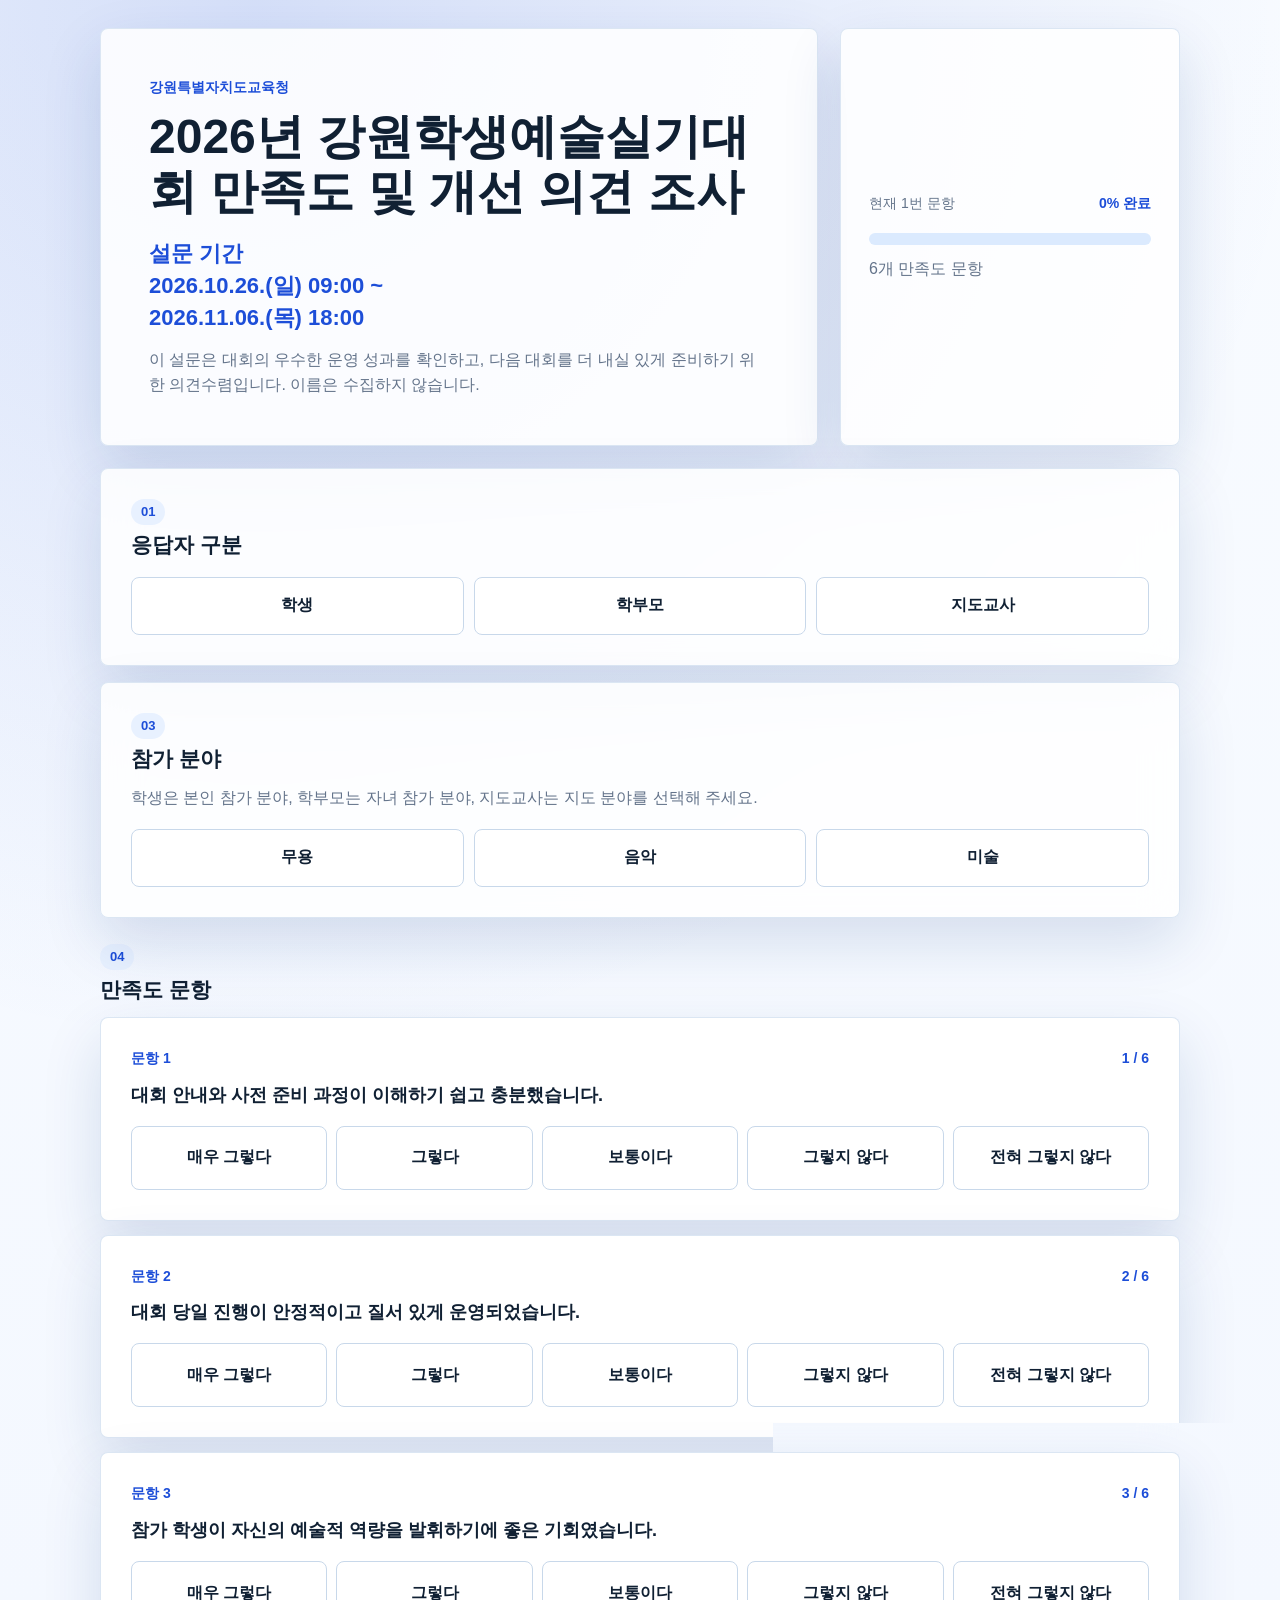
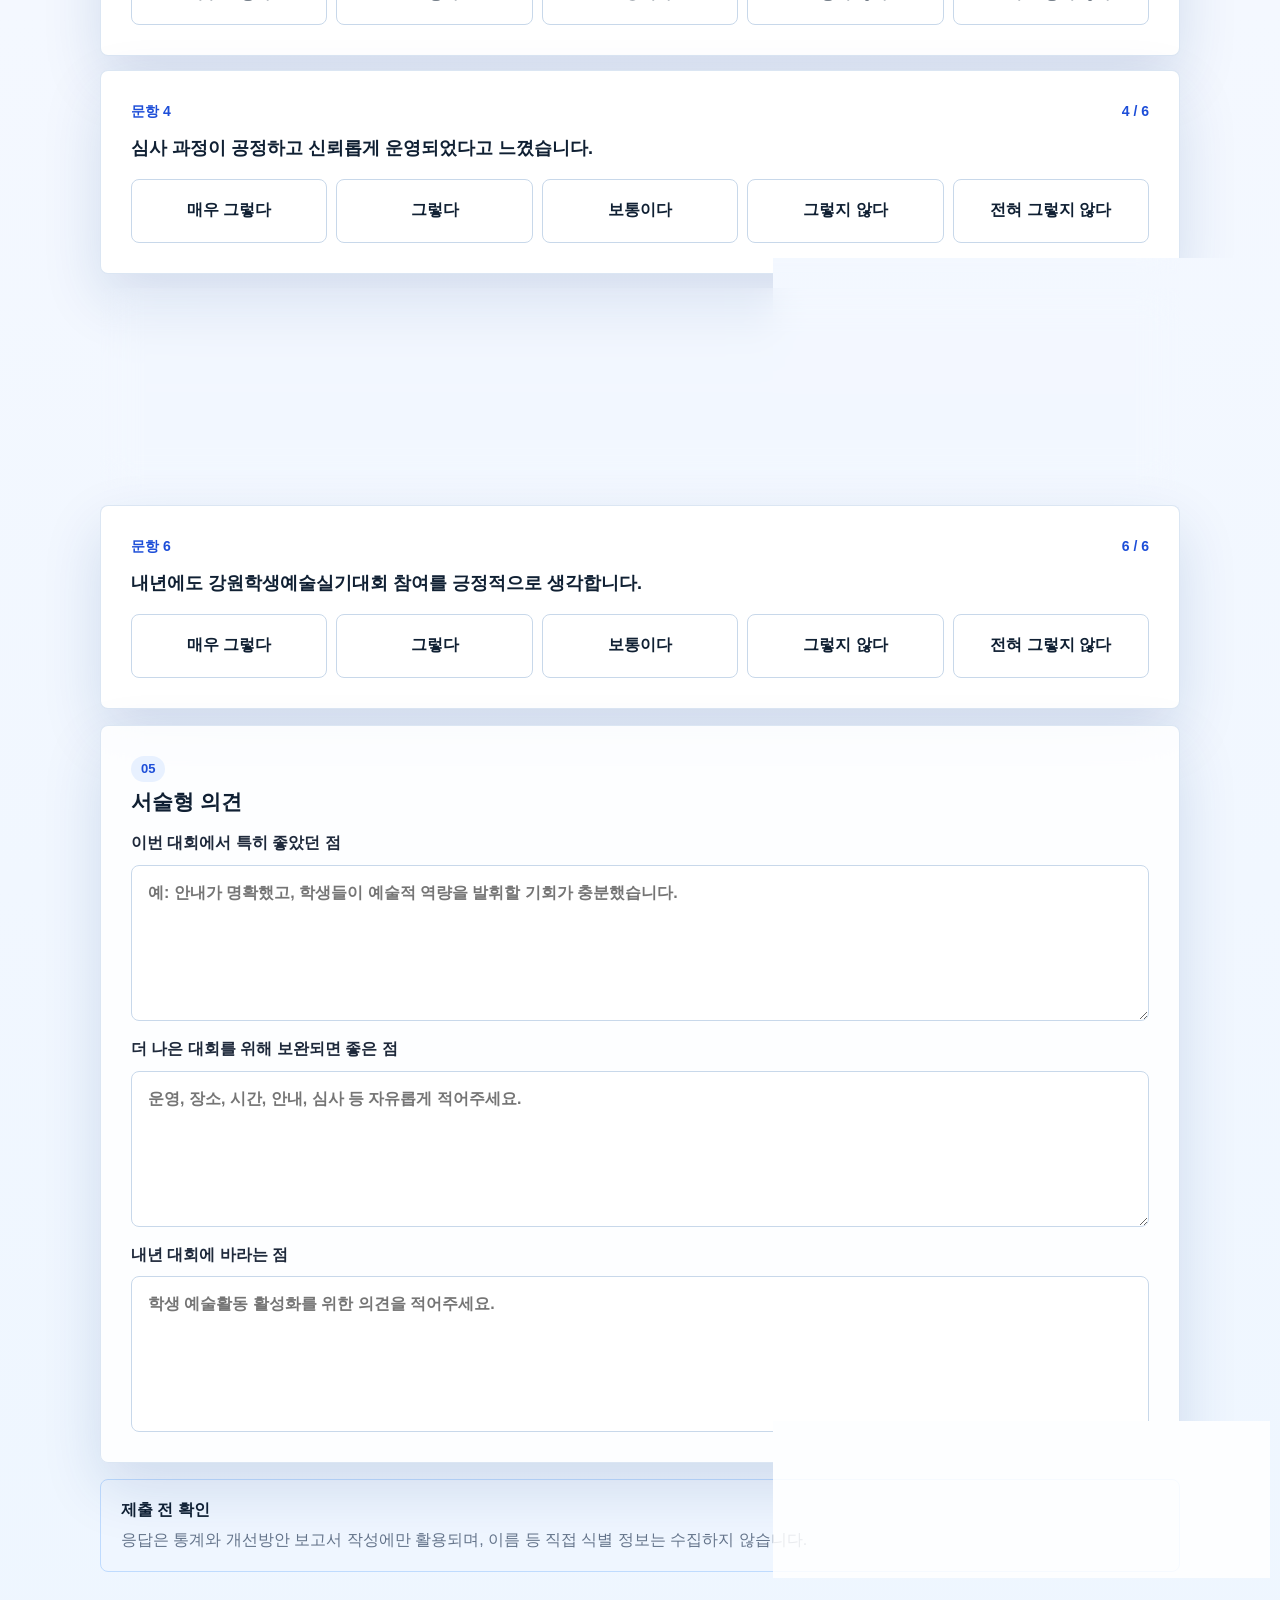
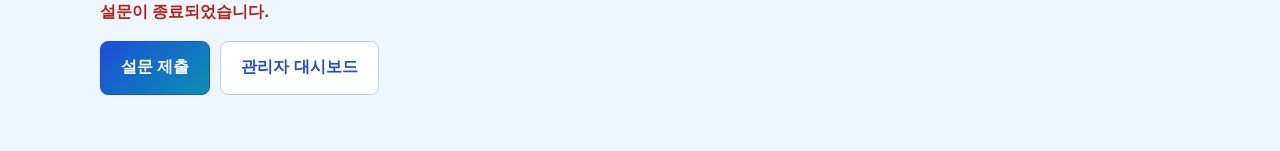
<file: 03_행사운영/2026 silki_soulmunnzosa/index.html>
<!doctype html>
<html lang="ko">
<head>
  <meta charset="utf-8">
  <meta name="viewport" content="width=device-width, initial-scale=1">
  <title>2026년 강원학생예술실기대회 설문조사</title>
  <link rel="stylesheet" href="./survey.css">
  <script src="./config.js"></script>
  <script src="./survey-data.js"></script>
</head>
<body>
  <main class="app-shell">
    <section class="hero-panel">
      <div class="hero-copy">
        <p class="kicker" id="agencyName">강원특별자치도교육청</p>
        <h1 id="surveyTitle">2026년 강원학생예술실기대회 만족도 및 개선 의견 조사</h1>
        <div id="surveyPeriod" class="lead" style="font-size:22px;font-weight:900;line-height:1.45;color:#1d4ed8;margin-top:18px;white-space:pre-line;"></div>
        <p class="lead" id="surveyLead"></p>
      </div>
      <aside class="progress-card" aria-label="설문 진행률">
        <div class="progress-labels">
          <span id="currentQuestionText">현재 1번 문항</span>
          <strong id="progressText">0% 완료</strong>
        </div>
        <div class="progress-track"><span id="progressBar"></span></div>
        <p id="totalQuestionText">0개 만족도 문항</p>
      </aside>
    </section>

    <form id="surveyForm" class="survey-form">
      <section class="form-card intro-card">
        <div>
          <span class="step-badge">01</span>
          <h2>응답자 구분</h2>
        </div>
        <div id="respondentTypeGroup" class="segmented touch-grid" data-field="respondentType"></div>
      </section>

      <section class="form-card conditional" data-show-for="학생">
        <div>
          <span class="step-badge">02</span>
          <h2>학생 기본 정보</h2>
        </div>
        <div id="studentFields" class="field-grid"></div>
      </section>

      <section class="form-card">
        <div>
          <span class="step-badge">03</span>
          <h2>참가 분야</h2>
          <p class="hint" id="disciplineHint"></p>
        </div>
        <div id="disciplineGroup" class="segmented touch-grid" data-field="discipline"></div>
      </section>

      <section class="question-section">
        <div class="section-title">
          <span class="step-badge">04</span>
          <h2>만족도 문항</h2>
        </div>
        <div id="questionList" class="question-list"></div>
      </section>

      <section class="form-card">
        <div>
          <span class="step-badge">05</span>
          <h2>서술형 의견</h2>
        </div>
        <div id="textQuestionList" class="text-question-list"></div>
      </section>

      <section class="notice">
        <strong>제출 전 확인</strong>
        <p id="privacyNotice"></p>
      </section>

      <p id="formError" class="status error" hidden></p>

      <div class="actions">
        <button type="submit" class="primary">설문 제출</button>
        <a href="./admin.html" class="secondary">관리자 대시보드</a>
      </div>
    </form>

    <section id="completePanel" class="complete-panel" hidden>
      <span class="completion-mark">✓</span>
      <p class="kicker">제출 완료</p>
      <h2 id="completeTitle">응답이 제출되었습니다.</h2>
      <p id="completeMessage"></p>
      <button type="button" id="newResponse" class="primary">새 응답 작성</button>
    </section>
  </main>
  <iframe name="submitFrame" class="hidden-frame" title="설문 제출"></iframe>
  <script src="./app.js"></script>
</body>
</html>
</file>
<file: 03_행사운영/2026 silki_soulmunnzosa/survey.css>
:root {
  --bg: #f4f8ff;
  --panel: rgba(255, 255, 255, 0.86);
  --panel-solid: #ffffff;
  --text: #102033;
  --muted: #64748b;
  --line: #d8e4f2;
  --primary: #1d4ed8;
  --primary-dark: #153eaa;
  --primary-soft: #e8f1ff;
  --cyan: #0891b2;
  --good: #15803d;
  --danger: #b42318;
  --shadow: 0 24px 60px rgba(15, 60, 130, 0.14);
}

* { box-sizing: border-box; }

html { scroll-behavior: smooth; }

body {
  margin: 0;
  min-height: 100vh;
  background:
    radial-gradient(circle at 20% 0%, rgba(29, 78, 216, 0.16), transparent 30%),
    linear-gradient(180deg, #f8fbff 0%, var(--bg) 48%, #eef6ff 100%);
  color: var(--text);
  font-family: "Apple SD Gothic Neo", "Malgun Gothic", "Noto Sans KR", Arial, sans-serif;
  line-height: 1.55;
}

button, input, select, textarea {
  font: inherit;
}

.app-shell {
  width: min(1080px, calc(100% - 32px));
  margin: 0 auto;
  padding: 28px 0 56px;
}

.hero-panel {
  display: grid;
  grid-template-columns: minmax(0, 1fr) 340px;
  gap: 22px;
  align-items: stretch;
  margin-bottom: 22px;
  animation: rise-in 420ms ease both;
}

.hero-copy, .progress-card, .form-card, .question-card, .complete-panel, .dashboard-panel {
  border: 1px solid rgba(216, 228, 242, 0.9);
  background: var(--panel);
  box-shadow: var(--shadow);
  backdrop-filter: blur(18px);
}

.hero-copy {
  min-height: 244px;
  border-radius: 8px;
  padding: clamp(28px, 5vw, 48px);
}

.kicker {
  margin: 0 0 10px;
  color: var(--primary);
  font-size: 14px;
  font-weight: 800;
}

h1, h2, p { letter-spacing: 0; }

h1 {
  margin: 0;
  max-width: 760px;
  font-size: clamp(28px, 5vw, 48px);
  line-height: 1.16;
  font-weight: 900;
}

h2 {
  margin: 6px 0 0;
  font-size: 21px;
  line-height: 1.3;
}

.lead, .hint {
  margin: 14px 0 0;
  color: var(--muted);
}

.progress-card {
  display: flex;
  flex-direction: column;
  justify-content: center;
  border-radius: 8px;
  padding: 28px;
}

.progress-labels {
  display: flex;
  justify-content: space-between;
  gap: 12px;
  color: var(--muted);
  font-size: 14px;
}

.progress-labels strong {
  color: var(--primary);
}

.progress-track {
  height: 12px;
  margin: 18px 0 12px;
  overflow: hidden;
  border-radius: 999px;
  background: #dbeafe;
}

.progress-track span {
  display: block;
  width: 0;
  height: 100%;
  border-radius: inherit;
  background: linear-gradient(90deg, var(--primary), var(--cyan));
  transition: width 260ms ease;
}

.progress-card p {
  margin: 0;
  color: var(--muted);
}

.survey-form {
  display: grid;
  gap: 16px;
}

.form-card, .question-card, .complete-panel, .dashboard-panel {
  border-radius: 8px;
  padding: clamp(20px, 4vw, 30px);
  animation: rise-in 420ms ease both;
}

.section-title {
  margin: 10px 0 14px;
}

.step-badge {
  display: inline-flex;
  align-items: center;
  min-height: 26px;
  padding: 0 10px;
  border-radius: 999px;
  background: var(--primary-soft);
  color: var(--primary);
  font-size: 13px;
  font-weight: 900;
}

.touch-grid {
  display: grid;
  grid-template-columns: repeat(3, minmax(0, 1fr));
  gap: 10px;
  margin-top: 18px;
}

.segmented button, .choice-row button {
  min-height: 58px;
  border: 1px solid #c8d8ea;
  border-radius: 8px;
  background: #fff;
  color: var(--text);
  font-weight: 800;
  cursor: pointer;
  transition: transform 160ms ease, box-shadow 160ms ease, border-color 160ms ease, background 160ms ease;
}

.segmented button:hover, .choice-row button:hover, button.primary:hover, a.secondary:hover, button.secondary:hover {
  transform: translateY(-1px);
  box-shadow: 0 12px 28px rgba(29, 78, 216, 0.14);
}

.segmented button.active, .choice-row button.active {
  border-color: var(--primary);
  background: linear-gradient(135deg, var(--primary), var(--cyan));
  color: #fff;
  box-shadow: 0 14px 30px rgba(29, 78, 216, 0.22);
}

.field-grid {
  display: grid;
  grid-template-columns: repeat(2, minmax(0, 1fr));
  gap: 14px;
  margin-top: 16px;
}

label {
  display: block;
  color: #1e293b;
  font-weight: 800;
}

select, textarea, input {
  display: block;
  width: 100%;
  margin-top: 9px;
  border: 1px solid #c8d8ea;
  border-radius: 8px;
  padding: 15px 16px;
  color: var(--text);
  background: #fff;
  outline: none;
  transition: border-color 160ms ease, box-shadow 160ms ease;
}

select:focus, textarea:focus, input:focus {
  border-color: var(--primary);
  box-shadow: 0 0 0 4px rgba(29, 78, 216, 0.12);
}

textarea {
  min-height: 150px;
  resize: vertical;
}

.question-list {
  display: grid;
  gap: 14px;
}

.question-card {
  background: var(--panel-solid);
}

.question-meta {
  display: flex;
  justify-content: space-between;
  gap: 12px;
  color: var(--primary);
  font-size: 14px;
  font-weight: 900;
}

.question-title {
  margin: 12px 0 16px;
  font-size: 18px;
  font-weight: 850;
}

.choice-row {
  display: grid;
  grid-template-columns: repeat(5, minmax(0, 1fr));
  gap: 9px;
}

.choice-row button {
  min-height: 64px;
  padding: 8px;
}

.choice-row span {
  display: block;
}

.text-question-list {
  display: grid;
  gap: 16px;
  margin-top: 16px;
}

.notice {
  padding: 18px 20px;
  border: 1px solid #bfdbfe;
  border-radius: 8px;
  background: #eff6ff;
}

.notice p {
  margin: 5px 0 0;
  color: var(--muted);
}

.actions, .toolbar {
  display: flex;
  flex-wrap: wrap;
  gap: 10px;
  align-items: center;
}

button.primary, a.secondary, button.secondary {
  display: inline-flex;
  justify-content: center;
  align-items: center;
  min-height: 54px;
  border-radius: 8px;
  padding: 0 20px;
  font-weight: 900;
  text-decoration: none;
  cursor: pointer;
  transition: transform 160ms ease, box-shadow 160ms ease, background 160ms ease;
}

button.primary {
  border: 1px solid var(--primary);
  background: linear-gradient(135deg, var(--primary), var(--cyan));
  color: #fff;
}

a.secondary, button.secondary {
  border: 1px solid #bdd2ea;
  background: #fff;
  color: var(--primary);
}

.complete-panel {
  max-width: 720px;
  margin: 24px auto 0;
  text-align: center;
}

.complete-panel h2 {
  margin: 4px 0 8px;
  font-size: clamp(26px, 5vw, 38px);
}

.completion-mark {
  display: inline-grid;
  place-items: center;
  width: 68px;
  height: 68px;
  margin-bottom: 12px;
  border-radius: 999px;
  background: linear-gradient(135deg, var(--primary), var(--cyan));
  color: #fff;
  font-size: 36px;
  font-weight: 900;
}

.hidden-frame { display: none; }

.dashboard-shell {
  max-width: 1180px;
}

.dashboard-panel {
  background: var(--panel-solid);
}

.dashboard-label {
  color: var(--muted);
  font-size: 14px;
  font-weight: 800;
}

.passcode {
  max-width: 680px;
}

.passcode-row {
  display: grid;
  grid-template-columns: minmax(0, 1fr) auto;
  gap: 10px;
  margin-top: 16px;
}

.passcode input { margin: 0; }

.stat-grid {
  display: grid;
  grid-template-columns: repeat(4, minmax(0, 1fr));
  gap: 12px;
  margin: 20px 0;
}

.stat {
  min-height: 112px;
  border: 1px solid var(--line);
  border-radius: 8px;
  padding: 18px;
  background: linear-gradient(180deg, #ffffff, #f7fbff);
  color: var(--muted);
  font-weight: 800;
}

.stat b {
  display: block;
  margin-top: 8px;
  color: var(--text);
  font-size: 34px;
  line-height: 1;
}

.chart-grid {
  display: grid;
  grid-template-columns: repeat(2, minmax(0, 1fr));
  gap: 16px;
}

.chart-box, .table-box, .qr-box {
  border: 1px solid var(--line);
  border-radius: 8px;
  padding: 18px;
  background: #fff;
}

.chart-box {
  min-height: 360px;
}

canvas {
  width: 100% !important;
  max-height: 290px;
}

.qr-box {
  margin-top: 16px;
}

table {
  width: 100%;
  min-width: 780px;
  border-collapse: collapse;
  font-size: 14px;
}

th, td {
  border-bottom: 1px solid var(--line);
  padding: 11px 10px;
  text-align: left;
  vertical-align: top;
}

th {
  background: #f1f7ff;
  color: #334155;
  font-weight: 900;
}

.table-box {
  overflow-x: auto;
  margin-top: 16px;
}

.status {
  margin: 12px 0 0;
  color: var(--muted);
  font-weight: 700;
}

.status.error { color: var(--danger); }

.status.good { color: var(--good); }

[hidden] { display: none !important; }

@keyframes rise-in {
  from {
    opacity: 0;
    transform: translateY(10px);
  }
  to {
    opacity: 1;
    transform: translateY(0);
  }
}

@media (prefers-reduced-motion: reduce) {
  *, *::before, *::after {
    scroll-behavior: auto !important;
    transition: none !important;
    animation: none !important;
  }
}

@media (max-width: 860px) {
  .app-shell {
    width: min(100% - 20px, 1080px);
    padding: 14px 0 36px;
  }

  .hero-panel {
    grid-template-columns: 1fr;
  }

  .hero-copy {
    min-height: auto;
  }

  .touch-grid, .field-grid, .choice-row, .stat-grid, .chart-grid, .passcode-row {
    grid-template-columns: 1fr;
  }

  .choice-row button, .segmented button {
    min-height: 60px;
  }

  .actions .primary, .actions .secondary, .toolbar .primary, .toolbar .secondary {
    width: 100%;
  }
}
</file>
